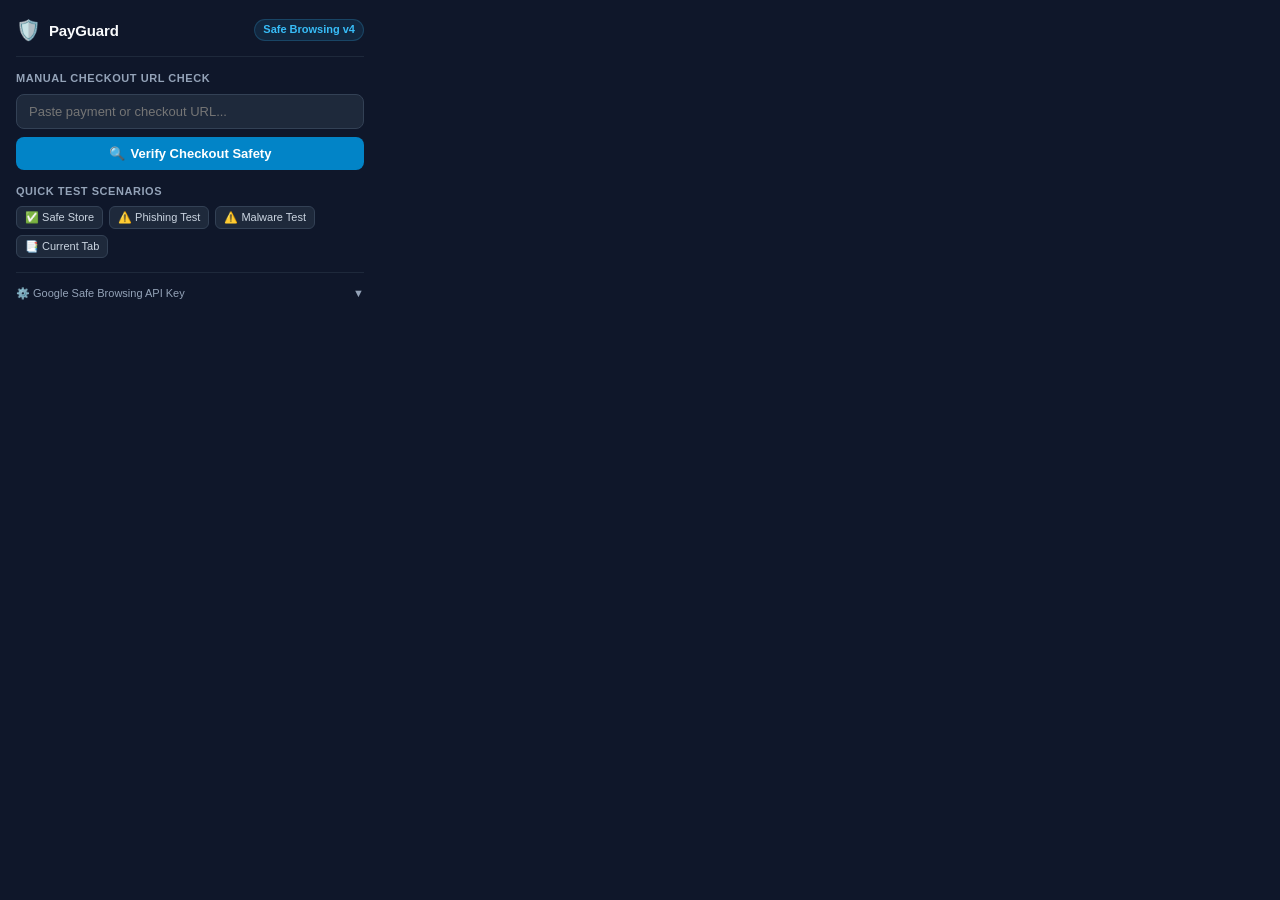
<file: extension/popup.html>
<!DOCTYPE html>
<html lang="en">
<head>
  <meta charset="UTF-8">
  <meta name="viewport" content="width=device-width, initial-scale=1.0">
  <title>PayGuard - Checkout Safety</title>
  <style>
    * {
      box-sizing: border-box;
      margin: 0;
      padding: 0;
    }
    body {
      width: 380px;
      font-family: -apple-system, BlinkMacSystemFont, "Segoe UI", Roboto, Helvetica, Arial, sans-serif;
      background: #0f172a;
      color: #f8fafc;
      font-size: 13px;
      line-height: 1.4;
      padding: 16px;
    }
    .header {
      display: flex;
      align-items: center;
      justify-content: space-between;
      border-bottom: 1px solid #1e293b;
      padding-bottom: 12px;
      margin-bottom: 14px;
    }
    .brand {
      display: flex;
      align-items: center;
      gap: 8px;
    }
    .brand-icon {
      font-size: 20px;
    }
    .brand-title {
      font-size: 15px;
      font-weight: 700;
      color: #f8fafc;
      letter-spacing: -0.01em;
    }
    .active-pill {
      font-size: 11px;
      font-weight: 600;
      color: #38bdf8;
      background: rgba(56, 189, 248, 0.1);
      padding: 2px 8px;
      border-radius: 9999px;
      border: 1px solid rgba(56, 189, 248, 0.2);
    }
    .section-title {
      font-size: 11px;
      font-weight: 600;
      text-transform: uppercase;
      letter-spacing: 0.05em;
      color: #94a3b8;
      margin-bottom: 8px;
    }
    .input-group {
      display: flex;
      flex-direction: column;
      gap: 8px;
      margin-bottom: 14px;
    }
    .input-field {
      width: 100%;
      background: #1e293b;
      border: 1px solid #334155;
      border-radius: 8px;
      padding: 9px 12px;
      color: #f8fafc;
      font-size: 13px;
      outline: none;
      transition: border-color 0.15s ease;
    }
    .input-field:focus {
      border-color: #38bdf8;
    }
    .btn {
      cursor: pointer;
      border: none;
      border-radius: 8px;
      padding: 9px 14px;
      font-size: 13px;
      font-weight: 600;
      transition: background 0.15s ease, transform 0.05s;
      display: flex;
      align-items: center;
      justify-content: center;
      gap: 6px;
    }
    .btn:active {
      transform: scale(0.98);
    }
    .btn-primary {
      background: #0284c7;
      color: #ffffff;
    }
    .btn-primary:hover {
      background: #0369a1;
    }
    .quick-tests {
      display: flex;
      flex-wrap: wrap;
      gap: 6px;
      margin-bottom: 14px;
    }
    .chip {
      background: #1e293b;
      border: 1px solid #334155;
      color: #cbd5e1;
      font-size: 11px;
      padding: 4px 8px;
      border-radius: 6px;
      cursor: pointer;
      transition: all 0.15s;
    }
    .chip:hover {
      background: #334155;
      color: #f8fafc;
    }
    .result-box {
      border-radius: 10px;
      padding: 12px;
      margin-bottom: 14px;
      display: none;
    }
    .result-box.safe {
      display: block;
      background: rgba(34, 197, 94, 0.1);
      border: 1px solid #22c55e;
      color: #86efac;
    }
    .result-box.threat {
      display: block;
      background: rgba(239, 68, 68, 0.12);
      border: 1px solid #ef4444;
      color: #fca5a5;
    }
    .result-box.loading {
      display: block;
      background: #1e293b;
      border: 1px solid #334155;
      color: #94a3b8;
      text-align: center;
    }
    .result-header {
      font-size: 14px;
      font-weight: 700;
      margin-bottom: 4px;
      display: flex;
      align-items: center;
      gap: 6px;
    }
    .result-details {
      font-size: 12px;
      color: #cbd5e1;
      line-height: 1.4;
      margin-top: 4px;
      word-break: break-all;
    }
    .settings-accordion {
      border-top: 1px solid #1e293b;
      padding-top: 10px;
    }
    .accordion-toggle {
      background: none;
      border: none;
      color: #94a3b8;
      font-size: 11px;
      cursor: pointer;
      display: flex;
      align-items: center;
      justify-content: space-between;
      width: 100%;
      padding: 4px 0;
    }
    .accordion-toggle:hover {
      color: #f8fafc;
    }
    .accordion-content {
      display: none;
      margin-top: 8px;
      flex-direction: column;
      gap: 8px;
    }
    .accordion-content.open {
      display: flex;
    }
    .hint-text {
      font-size: 11px;
      color: #64748b;
    }
  </style>
</head>
<body>
  <div class="header">
    <div class="brand">
      <span class="brand-icon">🛡️</span>
      <span class="brand-title">PayGuard</span>
    </div>
    <span class="active-pill">Safe Browsing v4</span>
  </div>

  <div class="section-title">Manual Checkout URL Check</div>
  <div class="input-group">
    <input
      type="url"
      id="urlInput"
      class="input-field"
      placeholder="Paste payment or checkout URL..."
      autocomplete="off"
    />
    <button type="button" id="checkBtn" class="btn btn-primary">
      <span>🔍</span>
      <span>Verify Checkout Safety</span>
    </button>
  </div>

  <div class="section-title" style="margin-bottom: 6px;">Quick Test Scenarios</div>
  <div class="quick-tests">
    <button type="button" class="chip" id="testSafe">✅ Safe Store</button>
    <button type="button" class="chip" id="testPhishing">⚠️ Phishing Test</button>
    <button type="button" class="chip" id="testMalware">⚠️ Malware Test</button>
    <button type="button" class="chip" id="testCurrentTab">📑 Current Tab</button>
  </div>

  <!-- Scan Result Container -->
  <div id="resultBox" class="result-box">
    <div id="resultHeader" class="result-header"></div>
    <div id="resultDetails" class="result-details"></div>
  </div>

  <!-- Settings Accordion -->
  <div class="settings-accordion">
    <button type="button" id="toggleSettings" class="accordion-toggle">
      <span>⚙️ Google Safe Browsing API Key</span>
      <span id="accordionArrow">▼</span>
    </button>
    <div id="settingsContent" class="accordion-content">
      <div class="hint-text">
        Replace <code>"YOUR_API_KEY"</code> in <code>background.js</code> or enter your Google Cloud API Key below:
      </div>
      <input
        type="password"
        id="apiKeyInput"
        class="input-field"
        placeholder="AIzaSy... (optional override)"
      />
      <button type="button" id="saveKeyBtn" class="btn" style="background: #334155; color: #f8fafc;">
        Save Key
      </button>
      <div id="keyStatus" class="hint-text" style="color: #38bdf8;"></div>
    </div>
  </div>

  <script src="popup.js"></script>
</body>
</html>
</file>
